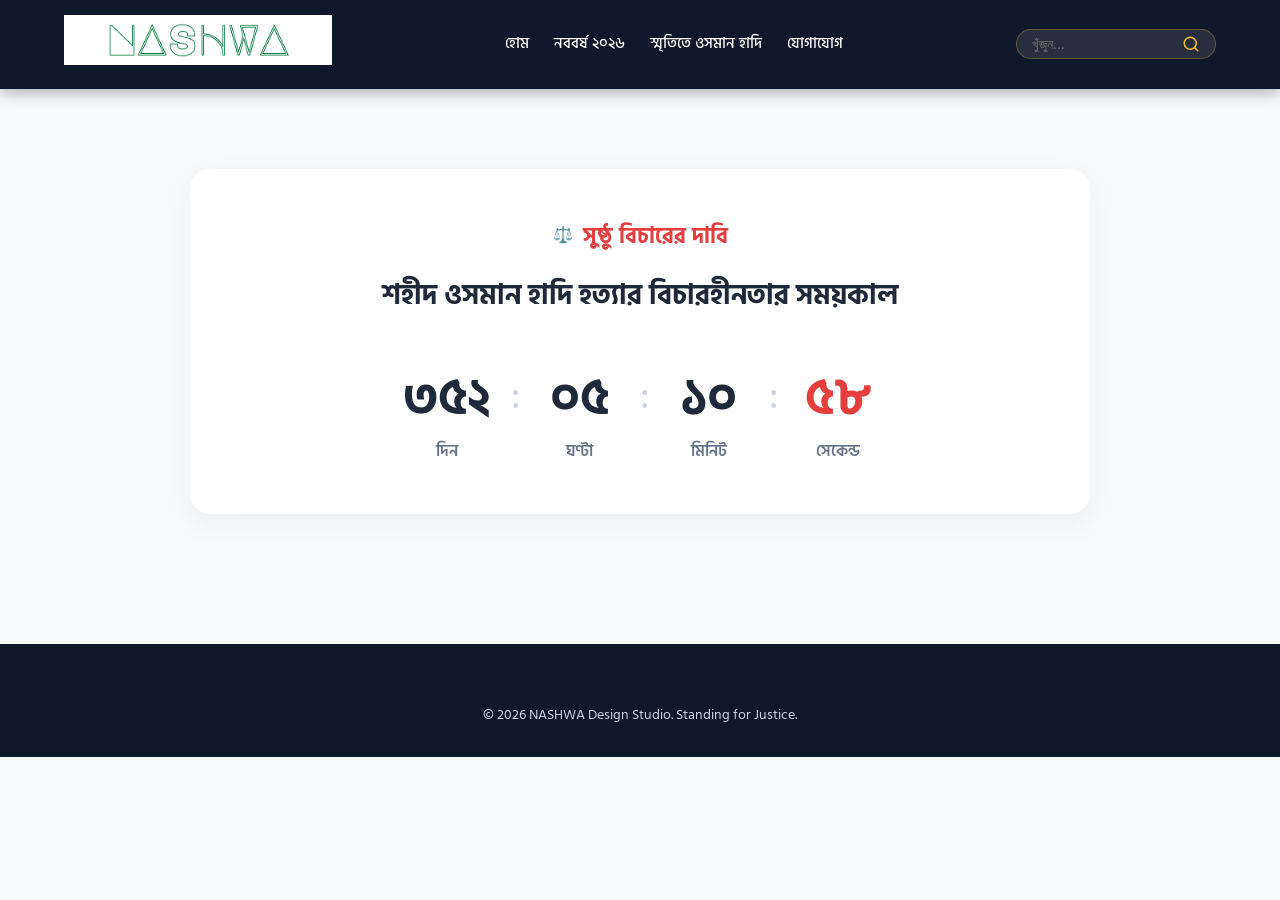
<file: index.html>
<!DOCTYPE html>
<html lang="bn">
<head>
    <meta charset="UTF-8">
    <meta name="viewport" content="width=device-width, initial-scale=1.0">
    <title>NASHWA | Justice Countdown</title>
    <link rel="stylesheet" href="style.css">
    <link href="https://fonts.googleapis.com/css2?family=Hind+Siliguri:wght@400;600;700&family=Montserrat:wght@300;600&family=Playfair+Display:wght@700&display=swap" rel="stylesheet">
</head>
<body>

<header class="main-header">
    <nav class="navbar">
        <div class="logo-area">
            <a href="index.html">
                <img src="nashwa.png" alt="NASHWA Logo" class="main-logo-img">
            </a>
        </div>

        <div class="nav-links">
            <a href="index.html">হোম</a>
            <a href="fireworks.html">নববর্ষ ২০২৬</a>
            <a href="details_hadi.html">স্মৃতিতে ওসমান হাদি</a>
            <a href="details.html">যোগাযোগ</a>
        </div>

        <div class="search-area">
            <div class="search-box">
                <input type="text" id="searchInput" placeholder="খুঁজুন..." onkeyup="searchPage()">
                <button type="button">
                    <svg xmlns="http://www.w3.org/2000/svg" width="18" height="18" viewBox="0 0 24 24" fill="none" stroke="currentColor" stroke-width="2" stroke-linecap="round" stroke-linejoin="round"><circle cx="11" cy="11" r="8"></circle><line x1="21" y1="21" x2="16.65" y2="16.65"></line></svg>
                </button>
            </div>
            <div id="search-results" class="search-results-dropdown"></div>
        </div>
    </nav>
</header>

<main>
    <section class="countdown-section">
        <div class="timer-container">
            <div class="timer-header">
                <span class="scale-icon">⚖️</span>
                <h3 class="demand-text">সুষ্ঠু বিচারের দাবি</h3>
            </div>
            <h2 class="main-title">শহীদ ওসমান হাদি হত্যার বিচারহীনতার সময়কাল</h2>

            <div id="countdown" class="countdown-wrapper">
                <div class="time-block">
                    <span class="number" id="days">০০</span>
                    <span class="label">দিন</span>
                </div>
                <div class="separator">:</div>
                <div class="time-block">
                    <span class="number" id="hours">০০</span>
                    <span class="label">ঘণ্টা</span>
                </div>
                <div class="separator">:</div>
                <div class="time-block">
                    <span class="number" id="minutes">০০</span>
                    <span class="label">মিনিট</span>
                </div>
                <div class="separator">:</div>
                <div class="time-block">
                    <span class="number red" id="seconds">০০</span>
                    <span class="label">সেকেন্ড</span>
                </div>
            </div>
        </div>
    </section>
</main>

<footer>
    <div class="footer-content">
        <p>&copy; 2026 NASHWA Design Studio. Standing for Justice.</p>
    </div>
</footer>

<script src="script.js"></script>
</body>
</html>
</file>
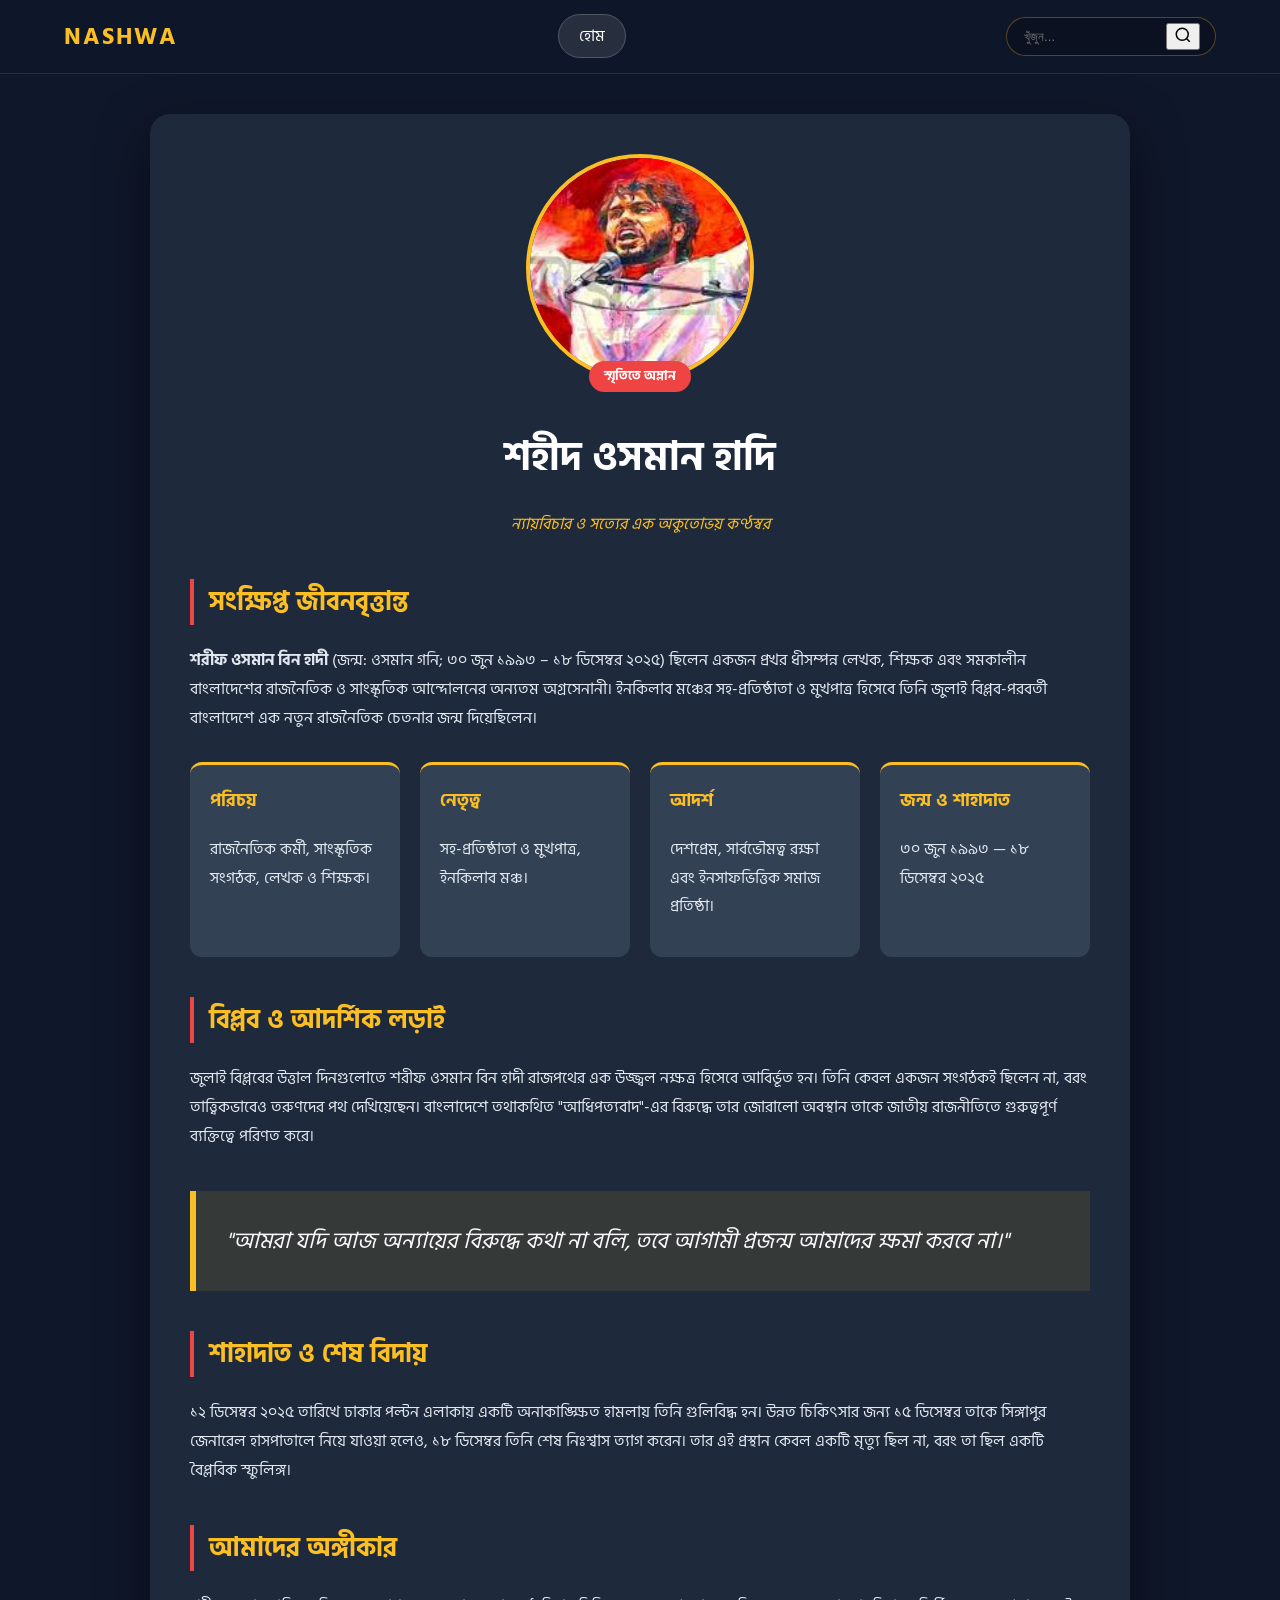
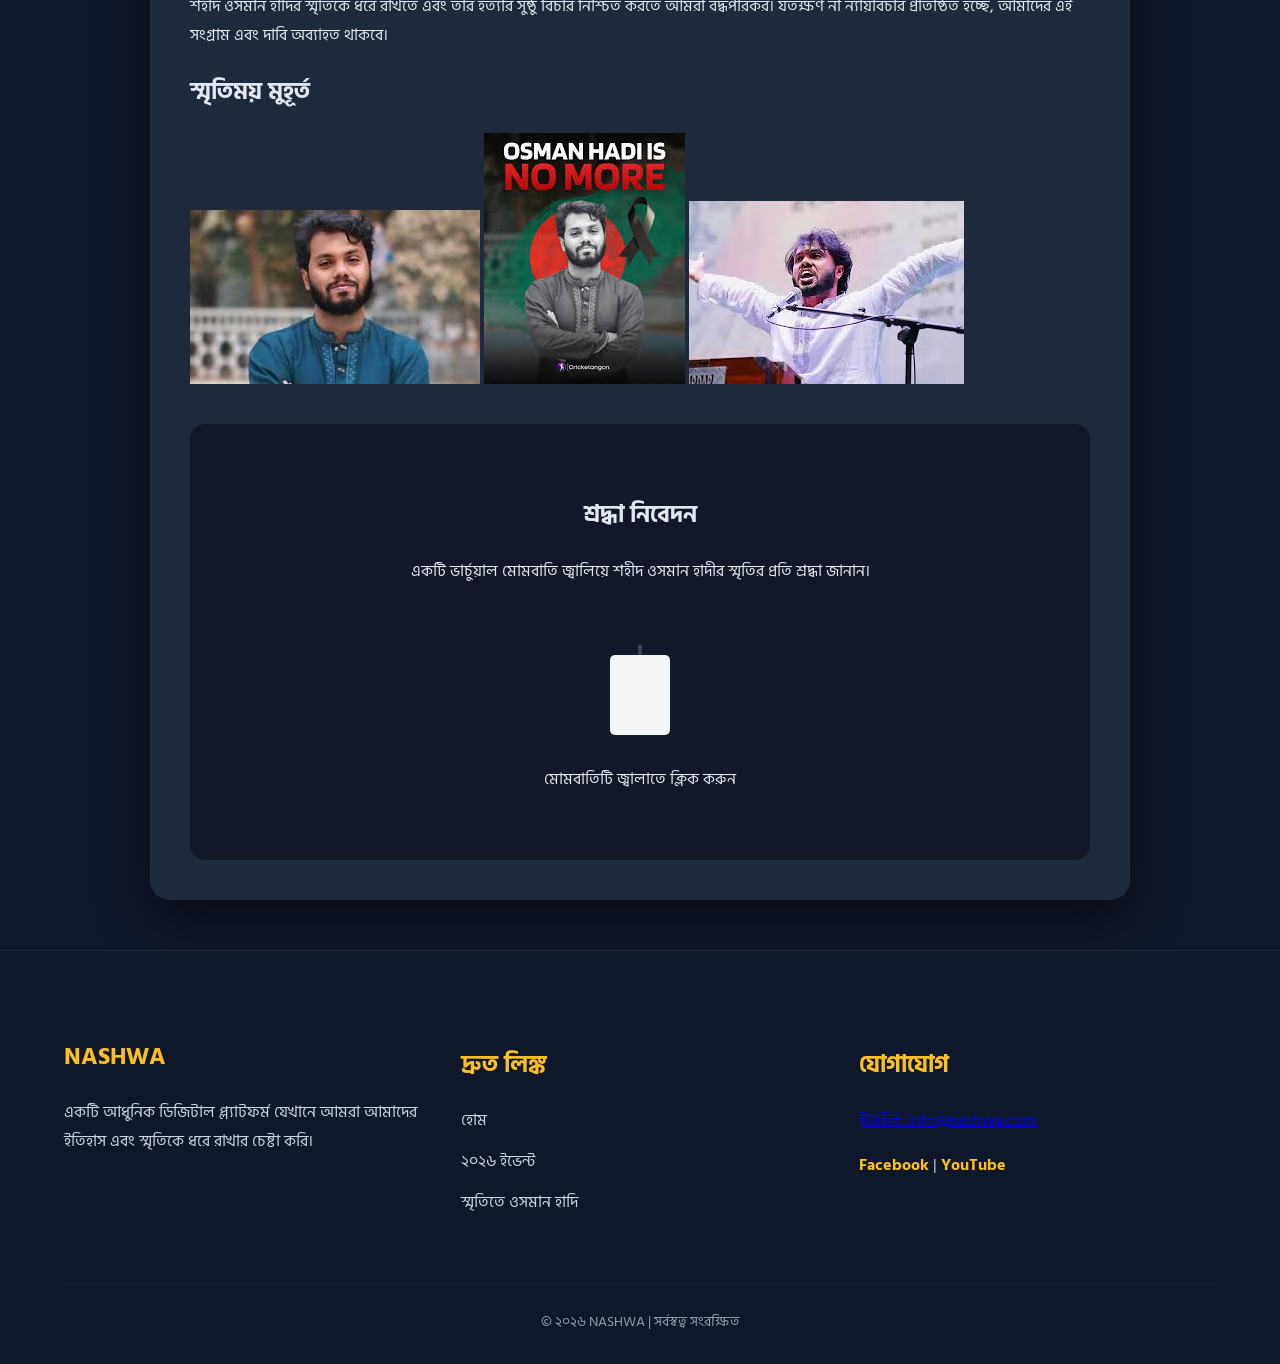
<file: details_hadi.html>
<!DOCTYPE html>
<html lang="bn">
<head>
    <meta charset="UTF-8">
    <meta name="viewport" content="width=device-width, initial-scale=1.0">
    <title>স্মৃতিতে শহীদ ওসমান হাদি | NASHWA</title>
    <link rel="stylesheet" href="details_hadi.css">
    <link href="https://fonts.googleapis.com/css2?family=Hind+Siliguri:wght@300;500;700&display=swap" rel="stylesheet">
</head>
<body>

<header class="firework-header">
    <nav class="navbar">
        <div class="logo-area">
            <div class="logo-text">NASHWA</div>
        </div>
        <div class="nav-links">
            <a href="hadi.html" class="back-home">হোম</a>
        </div>
        <div class="search-area">
            <div class="search-box">
                <input type="text" id="searchInput" placeholder="খুঁজুন..." onkeyup="searchPage()">
                <button type="button">
                    <svg xmlns="http://www.w3.org/2000/svg" width="18" height="18" viewBox="0 0 24 24" fill="none" stroke="currentColor" stroke-width="2"><circle cx="11" cy="11" r="8"></circle><line x1="21" y1="21" x2="16.65" y2="16.65"></line></svg>
                </button>
            </div>
            <div id="search-results" class="search-results-dropdown"></div>
        </div>
    </nav>
</header>

<article class="hadi-profile">
    <header class="profile-header">
        <div class="image-wrapper">
            <img src="hadi-photo.jpg" alt="শহীদ ওসমান হাদি">
            <div class="overlay-text">স্মৃতিতে অম্লান</div>
        </div>
        <h1>শহীদ ওসমান হাদি</h1>
        <p class="tagline">ন্যায়বিচার ও সত্যের এক অকুতোভয় কণ্ঠস্বর</p>
    </header>

    <section class="content-section">
        <h2>সংক্ষিপ্ত জীবনবৃত্তান্ত</h2>
        <p>
            <strong>শরীফ ওসমান বিন হাদী</strong> (জন্ম: ওসমান গনি; ৩০ জুন ১৯৯৩ – ১৮ ডিসেম্বর ২০২৫) ছিলেন একজন প্রখর ধীসম্পন্ন লেখক, শিক্ষক এবং সমকালীন বাংলাদেশের রাজনৈতিক ও সাংস্কৃতিক আন্দোলনের অন্যতম অগ্রসেনানী। ইনকিলাব মঞ্চের সহ-প্রতিষ্ঠাতা ও মুখপাত্র হিসেবে তিনি জুলাই বিপ্লব-পরবর্তী বাংলাদেশে এক নতুন রাজনৈতিক চেতনার জন্ম দিয়েছিলেন।
        </p>

        <div class="info-grid">
            <div class="info-card">
                <h3>পরিচয়</h3>
                <p>রাজনৈতিক কর্মী, সাংস্কৃতিক সংগঠক, লেখক ও শিক্ষক।</p>
            </div>
            <div class="info-card">
                <h3>নেতৃত্ব</h3>
                <p>সহ-প্রতিষ্ঠাতা ও মুখপাত্র, ইনকিলাব মঞ্চ।</p>
            </div>
            <div class="info-card">
                <h3>আদর্শ</h3>
                <p>দেশপ্রেম, সার্বভৌমত্ব রক্ষা এবং ইনসাফভিত্তিক সমাজ প্রতিষ্ঠা।</p>
            </div>
            <div class="info-card">
                <h3>জন্ম ও শাহাদাত</h3>
                <p>৩০ জুন ১৯৯৩ — ১৮ ডিসেম্বর ২০২৫</p>
            </div>
        </div>

        <h2>বিপ্লব ও আদর্শিক লড়াই</h2>
        <p>
            জুলাই বিপ্লবের উত্তাল দিনগুলোতে শরীফ ওসমান বিন হাদী রাজপথের এক উজ্জ্বল নক্ষত্র হিসেবে আবির্ভূত হন। তিনি কেবল একজন সংগঠকই ছিলেন না, বরং তাত্ত্বিকভাবেও তরুণদের পথ দেখিয়েছেন। 
            বাংলাদেশে তথাকথিত "আধিপত্যবাদ"-এর বিরুদ্ধে তার জোরালো অবস্থান তাকে জাতীয় রাজনীতিতে গুরুত্বপূর্ণ ব্যক্তিত্বে পরিণত করে।
        </p>

        <blockquote class="hadi-quote">
            "আমরা যদি আজ অন্যায়ের বিরুদ্ধে কথা না বলি, তবে আগামী প্রজন্ম আমাদের ক্ষমা করবে না।"
        </blockquote>

        <h2>শাহাদাত ও শেষ বিদায়</h2>
        <p>
            ১২ ডিসেম্বর ২০২৫ তারিখে ঢাকার পল্টন এলাকায় একটি অনাকাঙ্ক্ষিত হামলায় তিনি গুলিবিদ্ধ হন। উন্নত চিকিৎসার জন্য ১৫ ডিসেম্বর তাকে সিঙ্গাপুর জেনারেল হাসপাতালে নিয়ে যাওয়া হলেও, ১৮ ডিসেম্বর তিনি শেষ নিঃশ্বাস ত্যাগ করেন। তার এই প্রস্থান কেবল একটি মৃত্যু ছিল না, বরং তা ছিল একটি বৈপ্লবিক স্ফুলিঙ্গ।
        </p>

        <h2>আমাদের অঙ্গীকার</h2>
        <p>
            শহীদ ওসমান হাদির স্মৃতিকে ধরে রাখতে এবং তার হত্যার সুষ্ঠু বিচার নিশ্চিত করতে আমরা বদ্ধপরিকর। যতক্ষণ না ন্যায়বিচার প্রতিষ্ঠিত হচ্ছে, আমাদের এই সংগ্রাম এবং দাবি অব্যাহত থাকবে।
        </p>
    </section>

    <section class="photo-memories">
        <h2>স্মৃতিময় মুহূর্ত</h2>
        <div class="memory-grid">
            <img src="memory1.jpg" alt="স্মৃতি ১">
            <img src="memory2.jpg" alt="স্মৃতি ২">
            <img src="memory3.jpg" alt="স্মৃতি ৩">
        </div>
    </section>
	<section class="candle-section">
    <h2>শ্রদ্ধা নিবেদন</h2>
    <p>একটি ভার্চুয়াল মোমবাতি জ্বালিয়ে শহীদ ওসমান হাদীর স্মৃতির প্রতি শ্রদ্ধা জানান।</p>
    <div class="candle-container" id="candleContainer" onclick="lightCandle()">
        <div class="flame" id="candleFlame"></div>
        <div class="wick"></div>
        <div class="wax"></div>
    </div>
    <p id="candleStatus">মোমবাতিটি জ্বালাতে ক্লিক করুন</p>
</section>
</article>

<footer class="main-footer">
    <div class="footer-content">
        <div class="footer-section about">
            <h3>NASHWA</h3>
            <p>একটি আধুনিক ডিজিটাল প্ল্যাটফর্ম যেখানে আমরা আমাদের ইতিহাস এবং স্মৃতিকে ধরে রাখার চেষ্টা করি।</p>
        </div>
        <div class="footer-section links">
            <h4>দ্রুত লিঙ্ক</h4>
            <ul>
                <li><a href="hadi.html">হোম</a></li>
                <li><a href="fireworks.html">২০২৬ ইভেন্ট</a></li>
                <li><a href="details_hadi.html">স্মৃতিতে ওসমান হাদি</a></li>
            </ul>
        </div>
        <div class="footer-section contact">
            <ul>
			<li><a href="hadi.html"><h4>যোগাযোগ</h4></ul>
            <p>ইমেইল: info@nashwa.com</p>
            <div class="socials">
                <a href="https://www.facebook.com/rongin.joy">Facebook</a> | <a href="https://www.youtube.com/@Channel24Ghontav">YouTube</a>
            </div>
        </div>
    </div>
    <div class="footer-bottom">
        &copy; ২০২৬ NASHWA | সর্বস্বত্ব সংরক্ষিত
    </div>
</footer>

<script src="details_hadi.js"></script>
</body>
</html>
</file>
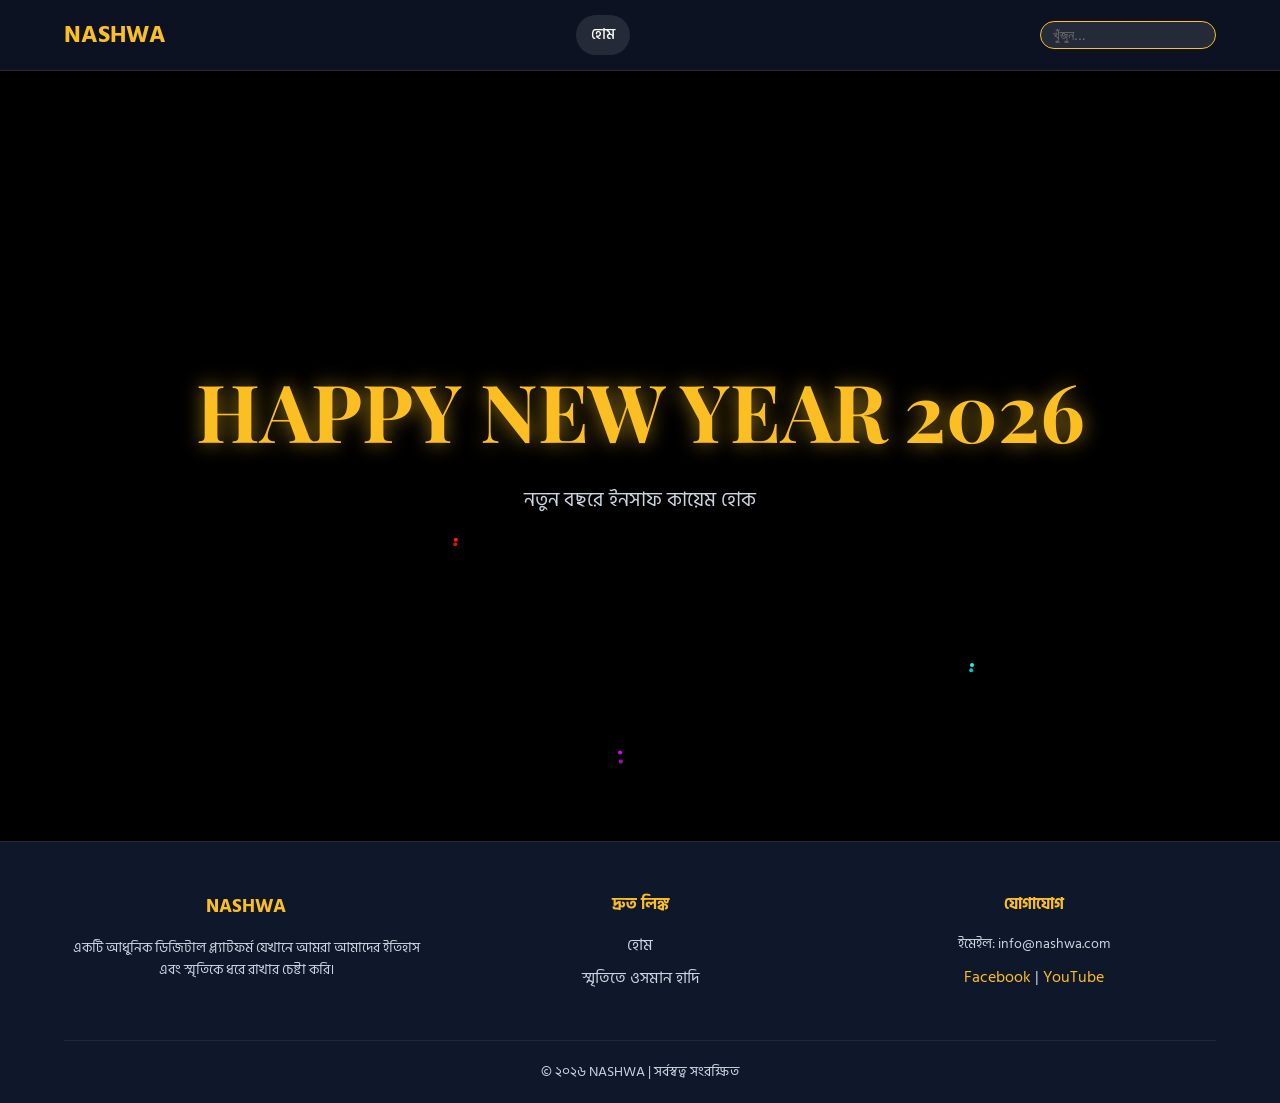
<file: fireworks.html>
<!DOCTYPE html>
<html lang="bn">
<head>
    <meta charset="UTF-8">
    <meta name="viewport" content="width=device-width, initial-scale=1.0">
    <title>আতশবাজি ২০২৬ | NASHWA</title>
    <link rel="stylesheet" href="style.css">
    <link href="https://fonts.googleapis.com/css2?family=Hind+Siliguri:wght@400;600;700&family=Montserrat:wght@300;600&family=Playfair+Display:wght@700&display=swap" rel="stylesheet">
    <style>
        body {
            margin: 0;
            background: #000;
            overflow-x: hidden;
            color: white;
            font-family: 'Hind Siliguri', sans-serif;
        }

        /* ক্যানভাসকে পেছনে ফিক্সড রাখার জন্য */
        #canvas {
            position: fixed;
            top: 0;
            left: 0;
            width: 100%;
            height: 100%;
            z-index: 1; /* ক্যানভাস নিচে */
            display: block;
        }

        /* কন্টেন্ট যেন ক্যানভাসের উপরে থাকে */
        .firework-header, .main-footer, .text-overlay {
            position: relative;
            z-index: 10;
        }

        .text-overlay {
            height: 80vh;
            display: flex;
            flex-direction: column;
            justify-content: center;
            align-items: center;
            text-align: center;
            pointer-events: none;
        }

        .text-overlay h1 {
            font-size: clamp(40px, 8vw, 80px);
            margin: 0;
            font-family: 'Playfair Display', serif;
            color: #fbbf24;
            text-shadow: 0 0 20px rgba(251, 191, 36, 0.6);
        }

        /* হেডার স্টাইল আপনার ৩য় পেজের ডিমান্ড অনুযায়ী */
        .firework-header {
            background: rgba(15, 23, 42, 0.8);
            backdrop-filter: blur(10px);
            padding: 15px 5%;
            border-bottom: 1px solid rgba(255, 255, 255, 0.1);
        }

        /* সার্চ রেজাল্ট ড্রপডাউন */
        .search-results-dropdown {
            position: absolute;
            top: 100%;
            right: 0;
            width: 250px;
            background: #1e293b;
            border-radius: 8px;
            display: none;
            box-shadow: 0 10px 20px rgba(0,0,0,0.5);
        }
        
        .result-item {
            padding: 12px;
            display: block;
            color: white;
            text-decoration: none;
            border-bottom: 1px solid #334155;
        }
        .result-item:hover { background: #fbbf24; color: black; }
    </style>
</head>
<body>

    <header class="firework-header">
        <nav class="navbar" style="display: flex; justify-content: space-between; align-items: center; max-width: 1200px; margin: 0 auto;">
            <div class="logo-area">
                <div class="logo-text" style="font-size: 24px; font-weight: bold; color: #fbbf24;">NASHWA</div>
            </div>

            <div class="nav-links">
                <a href="hadi.html" class="back-home" style="color: white; text-decoration: none; background: rgba(255,255,255,0.1); padding: 8px 15px; border-radius: 20px;">হোম</a>
            </div>

            <div class="search-area" style="position: relative;">
                <div class="search-box" style="display: flex; background: rgba(255,255,255,0.1); border-radius: 20px; padding: 5px 12px; border: 1px solid #fbbf24;">
                    <input type="text" id="searchInput" placeholder="খুঁজুন..." onkeyup="searchPage()" style="background: transparent; border: none; color: white; outline: none;">
                </div>
                <div id="search-results" class="search-results-dropdown"></div>
            </div>
        </nav>
    </header>

    <main>
        <div class="text-overlay">
            <h1>HAPPY NEW YEAR 2026</h1>
            <p style="font-size: 20px; color: #cbd5e1; margin-top: 10px;">নতুন বছরে ইনসাফ কায়েম হোক</p>
        </div>
        <canvas id="canvas"></canvas>
    </main>

    <footer class="main-footer" style="background: #0f172a; color: #cbd5e1; padding: 50px 5% 20px; border-top: 1px solid #1e293b;">
        <div class="footer-content" style="display: grid; grid-template-columns: repeat(auto-fit, minmax(250px, 1fr)); gap: 30px; max-width: 1200px; margin: 0 auto;">
            <div class="footer-section about">
                <h3 style="color: #fbbf24; margin-bottom: 15px;">NASHWA</h3>
                <p>একটি আধুনিক ডিজিটাল প্ল্যাটফর্ম যেখানে আমরা আমাদের ইতিহাস এবং স্মৃতিকে ধরে রাখার চেষ্টা করি।</p>
            </div>
            <div class="footer-section links">
                <h4 style="color: #fbbf24; margin-bottom: 15px;">দ্রুত লিঙ্ক</h4>
                <ul style="list-style: none; padding: 0;">
                    <li style="margin-bottom: 8px;"><a href="index.html" style="color: #cbd5e1; text-decoration: none;">হোম</a></li>
                    <li style="margin-bottom: 8px;"><a href="details_hadi.html" style="color: #cbd5e1; text-decoration: none;">স্মৃতিতে ওসমান হাদি</a></li>
                </ul>
            </div>
            <div class="footer-section contact">
                <h4 style="color: #fbbf24; margin-bottom: 15px;">যোগাযোগ</h4>
                <p>ইমেইল: info@nashwa.com</p>
                <div class="socials" style="margin-top: 10px;">
                    <a href="#" style="color: #fbbf24; text-decoration: none;">Facebook</a> | <a href="#" style="color: #fbbf24; text-decoration: none;">YouTube</a>
                </div>
            </div>
        </div>
        <div class="footer-bottom" style="text-align: center; margin-top: 40px; padding-top: 20px; border-top: 1px solid #1e293b; font-size: 14px;">
            &copy; ২০২৬ NASHWA | সর্বস্বত্ব সংরক্ষিত
        </div>
    </footer>

    <script>
        const canvas = document.getElementById('canvas');
        const ctx = canvas.getContext('2d');
        canvas.width = window.innerWidth;
        canvas.height = window.innerHeight;

        window.addEventListener('resize', () => {
            canvas.width = window.innerWidth;
            canvas.height = window.innerHeight;
        });

        // ফায়ারওয়ার্কস ক্লাস লজিক (আপনার আগের কোড)
        class Firework {
            constructor() {
                this.x = Math.random() * canvas.width;
                this.y = canvas.height;
                this.sx = Math.random() * 3 - 1.5;
                this.sy = Math.random() * -4 - 8;
                this.size = 2;
                this.color = `hsl(${Math.random() * 360}, 100%, 50%)`;
                this.exploded = false;
            }
            update() {
                if (!this.exploded) {
                    this.x += this.sx; this.y += this.sy; this.sy += 0.1;
                    if (this.sy >= 0) { this.exploded = true; this.createParticles(); }
                }
            }
            draw() {
                if (!this.exploded) {
                    ctx.fillStyle = this.color;
                    ctx.beginPath(); ctx.arc(this.x, this.y, this.size, 0, Math.PI * 2); ctx.fill();
                }
            }
            createParticles() {
                for (let i = 0; i < 50; i++) { particles.push(new Particle(this.x, this.y, this.color)); }
            }
        }

        class Particle {
            constructor(x, y, color) {
                this.x = x; this.y = y; this.color = color;
                this.angle = Math.random() * Math.PI * 2;
                this.speed = Math.random() * 6 + 2;
                this.friction = 0.95; this.gravity = 0.1; this.alpha = 1;
                this.decay = Math.random() * 0.015 + 0.015;
            }
            update() { this.speed *= this.friction; this.x += Math.cos(this.angle) * this.speed; this.y += Math.sin(this.angle) * this.speed + this.gravity; this.alpha -= this.decay; }
            draw() { ctx.globalAlpha = this.alpha; ctx.fillStyle = this.color; ctx.beginPath(); ctx.arc(this.x, this.y, 2, 0, Math.PI * 2); ctx.fill(); }
        }

        let fireworks = [];
        let particles = [];

        function animate() {
            ctx.fillStyle = 'rgba(0, 0, 0, 0.2)'; 
            ctx.fillRect(0, 0, canvas.width, canvas.height);
            if (Math.random() < 0.05) fireworks.push(new Firework());
            fireworks.forEach((fw, i) => { fw.update(); fw.draw(); if (fw.exploded) fireworks.splice(i, 1); });
            particles.forEach((p, i) => { p.update(); p.draw(); if (p.alpha <= 0) particles.splice(i, 1); });
            requestAnimationFrame(animate);
        }
        animate();

        // সার্চ ফাংশন
        function searchPage() {
            let input = document.getElementById('searchInput').value.toLowerCase();
            let resultsDiv = document.getElementById('search-results');
            resultsDiv.innerHTML = '';
            if (input.length < 1) { resultsDiv.style.display = 'none'; return; }
            const pages = [
                { title: 'হোম পেজ', url: 'index.html' },
                { title: 'স্মৃতিতে ওসমান হাদি', url: 'details_hadi.html' }
            ];
            let filtered = pages.filter(p => p.title.toLowerCase().includes(input));
            if (filtered.length > 0) {
                resultsDiv.style.display = 'block';
                filtered.forEach(p => {
                    let a = document.createElement('a'); a.href = p.url; a.className = 'result-item'; a.innerText = p.title; resultsDiv.appendChild(a);
                });
            }
        }
    </script>
</body>
</html>
</file>
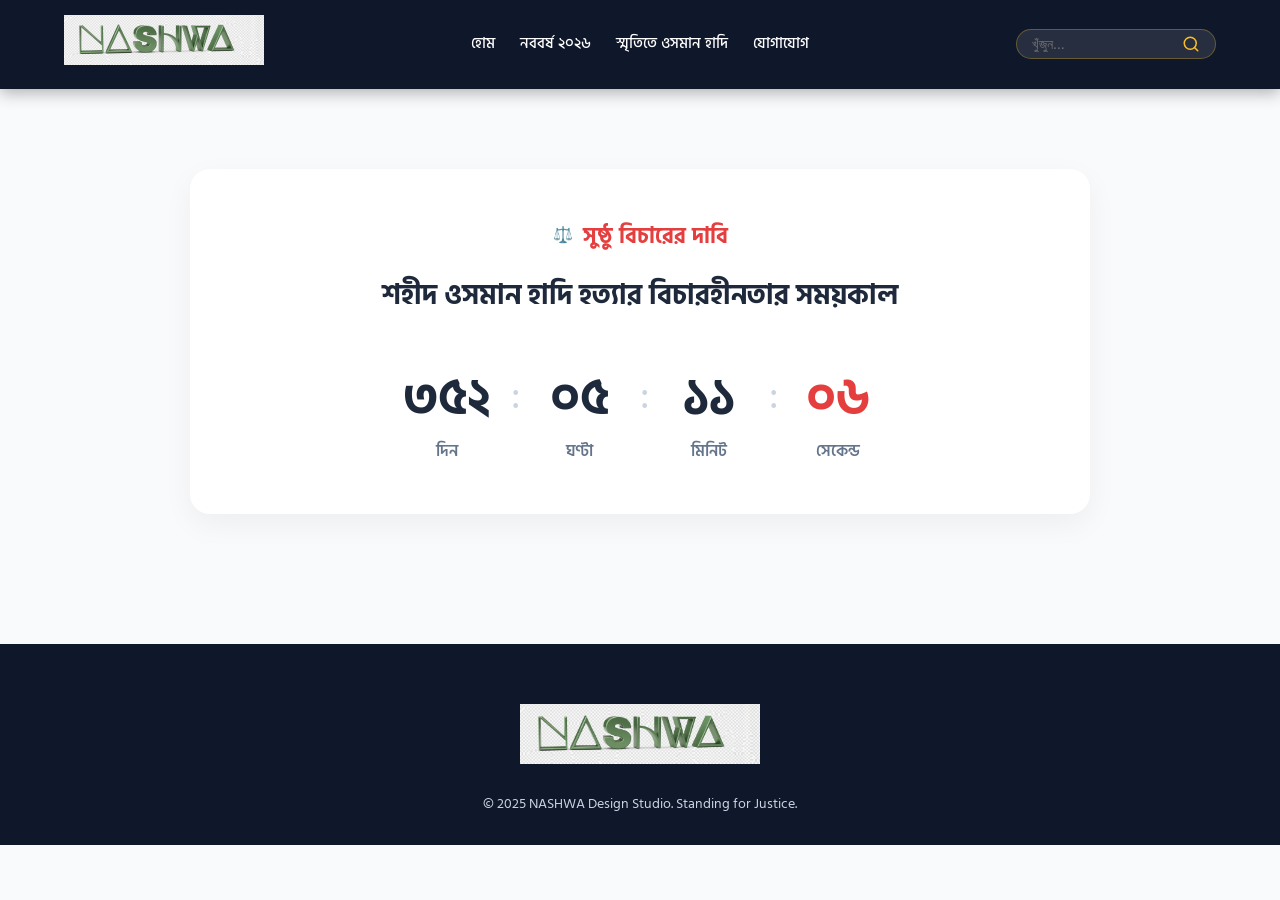
<file: hadi.html>
<!DOCTYPE html>
<html lang="bn">
<head>
    <meta charset="UTF-8">
    <meta name="viewport" content="width=device-width, initial-scale=1.0">
    <title>NASHWA | Justice Countdown</title>
    
    <link rel="stylesheet" href="style.css">
    
    <link href="https://fonts.googleapis.com/css2?family=Hind+Siliguri:wght@400;600;700&family=Montserrat:wght@300;600&family=Playfair+Display:wght@700&display=swap" rel="stylesheet">
</head>
<body>

    <header class="main-header">
        <nav class="navbar">
            <div class="logo-area">
                <a href="hadi.html">
                    <img src="logo.jpeg" alt="NASHWA Logo" class="main-logo-img">
                </a>
            </div>

            <div class="nav-links">
                <a href="hadi.html">হোম</a>
                <a href="fireworks.html">নববর্ষ ২০২৬</a>
                <a href="details_hadi.html">স্মৃতিতে ওসমান হাদি</a>
                <a href="hadi.html">যোগাযোগ</a>
            </div>

            <div class="search-area">
                <form class="search-box" action="#">
                    <input type="text" placeholder="খুঁজুন...">
                    <button type="submit" aria-label="Search">
                        <svg xmlns="http://www.w3.org/2000/svg" width="18" height="18" viewBox="0 0 24 24" fill="none" stroke="currentColor" stroke-width="2" stroke-linecap="round" stroke-linejoin="round">
                            <circle cx="11" cy="11" r="8"></circle>
                            <line x1="21" y1="21" x2="16.65" y2="16.65"></line>
                        </svg>
                    </button>
                </form>
            </div>
        </nav>
    </header>

    <main>
        <section class="countdown-section">
            <div class="timer-container">
                <div class="timer-header">
                    <span class="scale-icon">⚖️</span>
                    <h3 class="demand-text">সুষ্ঠু বিচারের দাবি</h3>
                </div>
                <h2 class="main-title">শহীদ ওসমান হাদি হত্যার বিচারহীনতার সময়কাল</h2>

                <div id="countdown" class="countdown-wrapper">
                    <div class="time-block">
                        <span class="number" id="days">০০</span>
                        <span class="label">দিন</span>
                    </div>
                    <div class="separator">:</div>
                    <div class="time-block">
                        <span class="number" id="hours">০০</span>
                        <span class="label">ঘণ্টা</span>
                    </div>
                    <div class="separator">:</div>
                    <div class="time-block">
                        <span class="number" id="minutes">০০</span>
                        <span class="label">মিনিট</span>
                    </div>
                    <div class="separator">:</div>
                    <div class="time-block">
                        <span class="number red" id="seconds">০০</span>
                        <span class="label">সেকেন্ড</span>
                    </div>
                </div>
            </div>
        </section>
    </main>

    <footer>
        <div class="footer-content">
            <div class="footer-logo">
                <img src="logo.jpeg" alt="NASHWA Logo" class="main-logo-img">
            </div>
            <p>&copy; 2025 NASHWA Design Studio. Standing for Justice.</p>
        </div>
    </footer>

    <script src="script.js"></script>
</body>
</html>
</file>
<file: style.css>
/* ১. ভ্যারিয়েবল এবং বেসিক সেটআপ */
:root {
    --primary-bg: #0f172a;    /* Deep Navy */
    --accent: #fbbf24;        /* Golden/Amber */
    --text-white: #ffffff;
    --text-muted: #cbd5e1;
    --input-bg: rgba(255, 255, 255, 0.1);
    --danger: #e53e3e;
}

* {
    margin: 0;
    padding: 0;
    box-sizing: border-box;
}

body {
    font-family: 'Hind Siliguri', 'Montserrat', sans-serif;
    background-color: #f8fafc;
    color: #1e293b;
    line-height: 1.6;
}

/* ২. হেডার এবং নেভিগেশন */
.main-header {
    background-color: var(--primary-bg);
    padding: 15px 5%;
    position: sticky;
    top: 0;
    z-index: 1000;
    box-shadow: 0 4px 15px rgba(0, 0, 0, 0.3);
}

.navbar {
    display: flex;
    justify-content: space-between;
    align-items: center;
    max-width: 1200px;
    margin: 0 auto;
}

.main-logo-img {
    height: 50px;
    transition: transform 0.3s ease;
}

.main-logo-img:hover {
    transform: scale(1.05);
}

.nav-links {
    display: flex;
    gap: 25px;
}

.nav-links a {
    color: var(--text-white);
    text-decoration: none;
    font-size: 15px;
    font-weight: 500;
    transition: 0.3s;
}

.nav-links a:hover {
    color: var(--accent);
}

/* ৩. সার্চ বার */
.search-area {
    position: relative;
}

.search-box {
    display: flex;
    align-items: center;
    background: var(--input-bg);
    border: 1px solid rgba(251, 191, 36, 0.3);
    border-radius: 50px;
    padding: 5px 15px;
    transition: 0.3s;
}

.search-box:focus-within {
    border-color: var(--accent);
    background: rgba(255, 255, 255, 0.15);
}

.search-box input {
    background: transparent;
    border: none;
    color: white;
    outline: none;
    width: 150px;
    font-size: 14px;
}

.search-box button {
    background: transparent;
    border: none;
    color: var(--accent);
    cursor: pointer;
    display: flex;
}

/* ৪. কাউন্টডাউন সেকশন */
.countdown-section {
    padding: 80px 20px;
    text-align: center;
}

.timer-container {
    max-width: 900px;
    margin: 0 auto;
    background: white;
    padding: 50px;
    border-radius: 20px;
    box-shadow: 0 10px 30px rgba(0,0,0,0.05);
}

.timer-header {
    display: flex;
    justify-content: center;
    align-items: center;
    gap: 10px;
    margin-bottom: 20px;
}

.demand-text {
    color: var(--danger);
    font-size: 22px;
    font-weight: 700;
}

.main-title {
    font-size: 28px;
    color: #1e293b;
    margin-bottom: 40px;
}

.countdown-wrapper {
    display: flex;
    justify-content: center;
    align-items: center;
    gap: 20px;
}

.time-block {
    min-width: 80px;
}

.number {
    font-size: 50px;
    font-weight: 800;
    display: block;
    color: #1e293b;
}

.number.red {
    color: var(--danger);
}

.label {
    font-size: 16px;
    color: #64748b;
    font-weight: 600;
}

.separator {
    font-size: 40px;
    color: #cbd5e1;
    margin-top: -30px;
}

/* ৫. ফুটার */
footer {
    background-color: var(--primary-bg);
    color: var(--text-white);
    padding: 60px 20px 30px;
    margin-top: 50px;
}

.footer-content {
    max-width: 1200px;
    margin: 0 auto;
    text-align: center;
}

.footer-logo img {
    height: 60px;
    margin-bottom: 20px;
}

.footer-content p {
    color: var(--text-muted);
    font-size: 14px;
}

/* ৬. রেসপন্সিভ ডিজাইন */
@media (max-width: 768px) {
    .navbar {
        flex-direction: column;
        gap: 20px;
    }
    
    .nav-links {
        gap: 15px;
        flex-wrap: wrap;
        justify-content: center;
    }

    .countdown-wrapper {
        gap: 10px;
    }

    .number {
        font-size: 35px;
    }

    .timer-container {
        padding: 30px 15px;
    }

    .main-title {
        font-size: 20px;
    }
}
</file>
<file: details_hadi.css>
/* General Setup */
body {
    background-color: #0f172a;
    color: #e2e8f0;
    font-family: 'Hind Siliguri', sans-serif;
    margin: 0;
    line-height: 1.8;
}

/* Header */
.firework-header {
    background: rgba(15, 23, 42, 0.9);
    backdrop-filter: blur(10px);
    padding: 15px 5%;
    border-bottom: 1px solid rgba(255, 255, 255, 0.1);
    position: sticky;
    top: 0;
    z-index: 1000;
}

.navbar {
    display: flex;
    justify-content: space-between;
    align-items: center;
    max-width: 1200px;
    margin: 0 auto;
}

.logo-text {
    font-size: 24px;
    font-weight: 800;
    color: #fbbf24;
    letter-spacing: 2px;
}

.back-home {
    color: #ffffff;
    text-decoration: none;
    background: rgba(255, 255, 255, 0.1);
    padding: 8px 20px;
    border-radius: 30px;
    transition: 0.3s;
    border: 1px solid rgba(255, 255, 255, 0.2);
}

.back-home:hover {
    background: #fbbf24;
    color: #000;
}

/* Profile Section */
.hadi-profile {
    max-width: 900px;
    margin: 40px auto;
    padding: 40px;
    background: #1e293b;
    border-radius: 20px;
    box-shadow: 0 20px 50px rgba(0,0,0,0.5);
}

.profile-header {
    text-align: center;
    margin-bottom: 40px;
}

.image-wrapper {
    position: relative;
    display: inline-block;
    margin-bottom: 20px;
}

.image-wrapper img {
    width: 220px;
    height: 220px;
    border-radius: 50%;
    object-fit: cover;
    border: 4px solid #fbbf24;
}

.overlay-text {
    position: absolute;
    bottom: 0;
    left: 50%;
    transform: translateX(-50%);
    background: #ef4444;
    color: white;
    padding: 4px 15px;
    border-radius: 20px;
    font-size: 0.8rem;
    font-weight: bold;
}

.profile-header h1 {
    font-size: 2.5rem;
    color: #fff;
    margin: 10px 0;
}

.tagline {
    color: #fbbf24;
    font-style: italic;
}

/* Content Area */
.content-section h2 {
    color: #fbbf24;
    border-left: 4px solid #ef4444;
    padding-left: 15px;
    margin-top: 40px;
    font-size: 1.6rem;
}

.info-grid {
    display: grid;
    grid-template-columns: repeat(auto-fit, minmax(200px, 1fr));
    gap: 20px;
    margin: 30px 0;
}

.info-card {
    background: #334155;
    padding: 20px;
    border-radius: 12px;
    border-top: 3px solid #fbbf24;
}

.info-card h3 {
    margin-top: 0;
    font-size: 1.1rem;
    color: #fbbf24;
}

.hadi-quote {
    background: rgba(251, 191, 36, 0.1);
    padding: 30px;
    border-left: 6px solid #fbbf24;
    font-size: 1.4rem;
    font-style: italic;
    margin: 40px 0;
    color: #f8fafc;
}

/* Search Box */
.search-area { position: relative; }
.search-box {
    display: flex;
    background: rgba(0,0,0,0.2);
    border-radius: 50px;
    padding: 5px 15px;
    border: 1px solid rgba(251, 191, 36, 0.3);
}
.search-box input {
    background: transparent;
    border: none;
    color: white;
    outline: none;
    width: 140px;
}
.search-results-dropdown {
    position: absolute;
    top: 110%;
    right: 0;
    width: 200px;
    background: #1e293b;
    border-radius: 8px;
    display: none;
    box-shadow: 0 10px 20px rgba(0,0,0,0.4);
}

.result-item {
    padding: 10px;
    color: white;
    text-decoration: none;
    display: block;
    border-bottom: 1px solid #334155;
}
.result-item:hover { background: #fbbf24; color: #000; }

/* Responsive */
@media (max-width: 600px) {
    .hadi-profile { padding: 20px; margin: 20px; }
    .profile-header h1 { font-size: 1.8rem; }
    .search-box input { width: 80px; }
}.candle-section {
    text-align: center;
    padding: 50px 20px;
    background: #111827;
    margin-top: 30px;
    border-radius: 15px;
}

.candle-container {
    position: relative;
    width: 60px;
    height: 120px;
    margin: 30px auto;
    cursor: pointer;
}

.wax {
    position: absolute;
    bottom: 0;
    width: 100%;
    height: 80px;
    background: #f3f4f6;
    border-radius: 5px;
}

.wick {
    position: absolute;
    bottom: 80px;
    left: 50%;
    transform: translateX(-50%);
    width: 4px;
    height: 10px;
    background: #374151;
}

.flame {
    position: absolute;
    bottom: 90px;
    left: 50%;
    transform: translateX(-50%);
    width: 15px;
    height: 35px;
    background: radial-gradient(circle at bottom, #fbbf24, #ef4444);
    border-radius: 50% 50% 20% 20%;
    box-shadow: 0 0 20px #fbbf24;
    opacity: 0; /* শুরুতে নেভানো থাকবে */
    transition: opacity 0.5s ease;
    animation: flicker 0.1s infinite alternate;
}

@keyframes flicker {
    0% { transform: translateX(-50%) scale(1); }
    100% { transform: translateX(-50%) scale(1.1); }
}

.flame.active {
    opacity: 1;
}/* Footer Styling */
.main-footer {
    background: #0f172a;
    color: #cbd5e1;
    padding: 60px 5% 30px;
    margin-top: 50px;
    border-top: 1px solid #1e293b;
}

.footer-content {
    display: grid;
    grid-template-columns: repeat(auto-fit, minmax(250px, 1fr));
    gap: 40px;
    max-width: 1200px;
    margin: 0 auto;
}

.footer-section h3, .footer-section h4 {
    color: #fbbf24;
    margin-bottom: 20px;
    font-size: 1.5rem;
}

.footer-section ul {
    list-style: none;
    padding: 0;
}

.footer-section ul li {
    margin-bottom: 12px;
}

.footer-section ul li a {
    color: #cbd5e1;
    text-decoration: none;
    transition: 0.3s;
}

.footer-section ul li a:hover {
    color: #fbbf24;
    padding-left: 8px;
}

.socials a {
    color: #fbbf24;
    text-decoration: none;
    font-weight: bold;
}

.footer-bottom {
    text-align: center;
    margin-top: 50px;
    padding-top: 25px;
    border-top: 1px solid #1e293b;
    font-size: 14px;
    opacity: 0.7;
}

/* মোবাইল রেসপন্সিভ */
@media (max-width: 768px) {
    .footer-content {
        text-align: center;
    }
}
</file>
